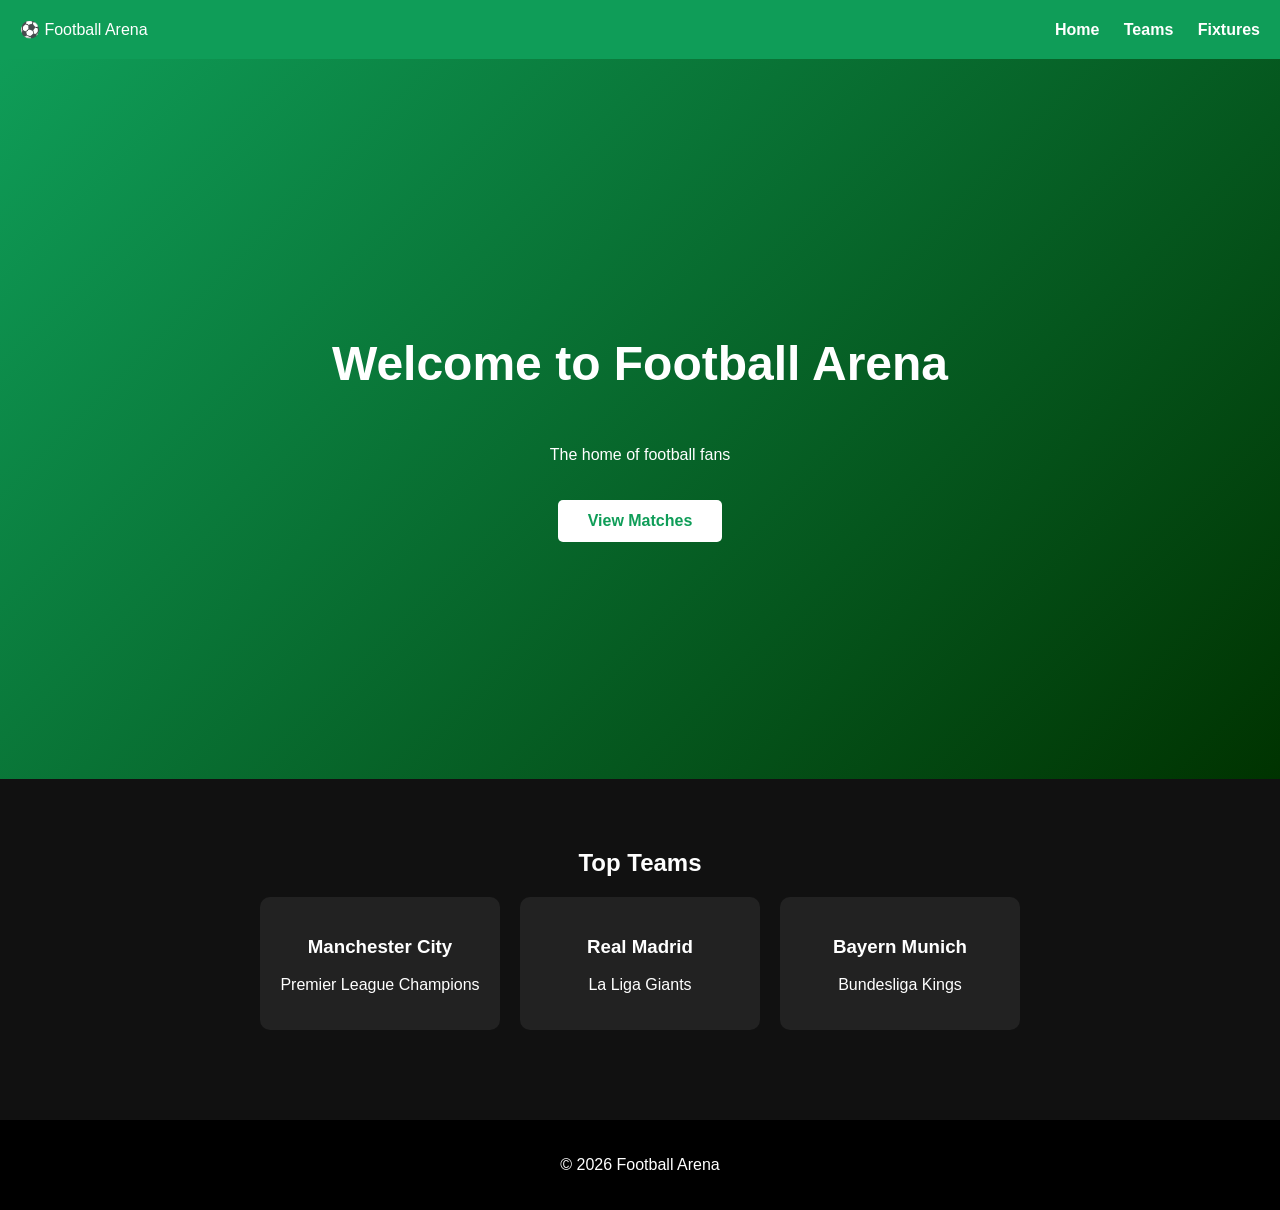
<file: index.html>
<!DOCTYPE html>
<html lang="en">
<head>
<meta charset="UTF-8">
<meta name="viewport" content="width=device-width, initial-scale=1.0">
<title>Football Arena</title>
<meta property="og:title" content="Football Arena">
<meta property="og:description" content="The home of football fans ⚽">
<meta property="og:type" content="website">
<meta property="og:url" content="https://username.github.io/repository-name">
<meta property="og:image" content="https://username.github.io/repository-name/preview.jpg">
<link rel="stylesheet" href="style.css">
</head>

<body>

<header>
<div class="logo">⚽ Football Arena</div>

<nav>
<a href="index.html">Home</a>
<a href="teams.html">Teams</a>
<a href="fixtures.html">Fixtures</a>
</nav>
</header>

<section class="hero">

<h1>Welcome to Football Arena</h1>
<p>The home of football fans</p>

<a class="btn" href="fixtures.html">View Matches</a>

</section>

<section class="section">

<h2>Top Teams</h2>

<div class="cards">

<div class="card">
<h3>Manchester City</h3>
<p>Premier League Champions</p>
</div>

<div class="card">
<h3>Real Madrid</h3>
<p>La Liga Giants</p>
</div>

<div class="card">
<h3>Bayern Munich</h3>
<p>Bundesliga Kings</p>
</div>

</div>

</section>

<footer>

<p>© 2026 Football Arena</p>

</footer>

<script src="script.js"></script>

</body>
</html>
</file>
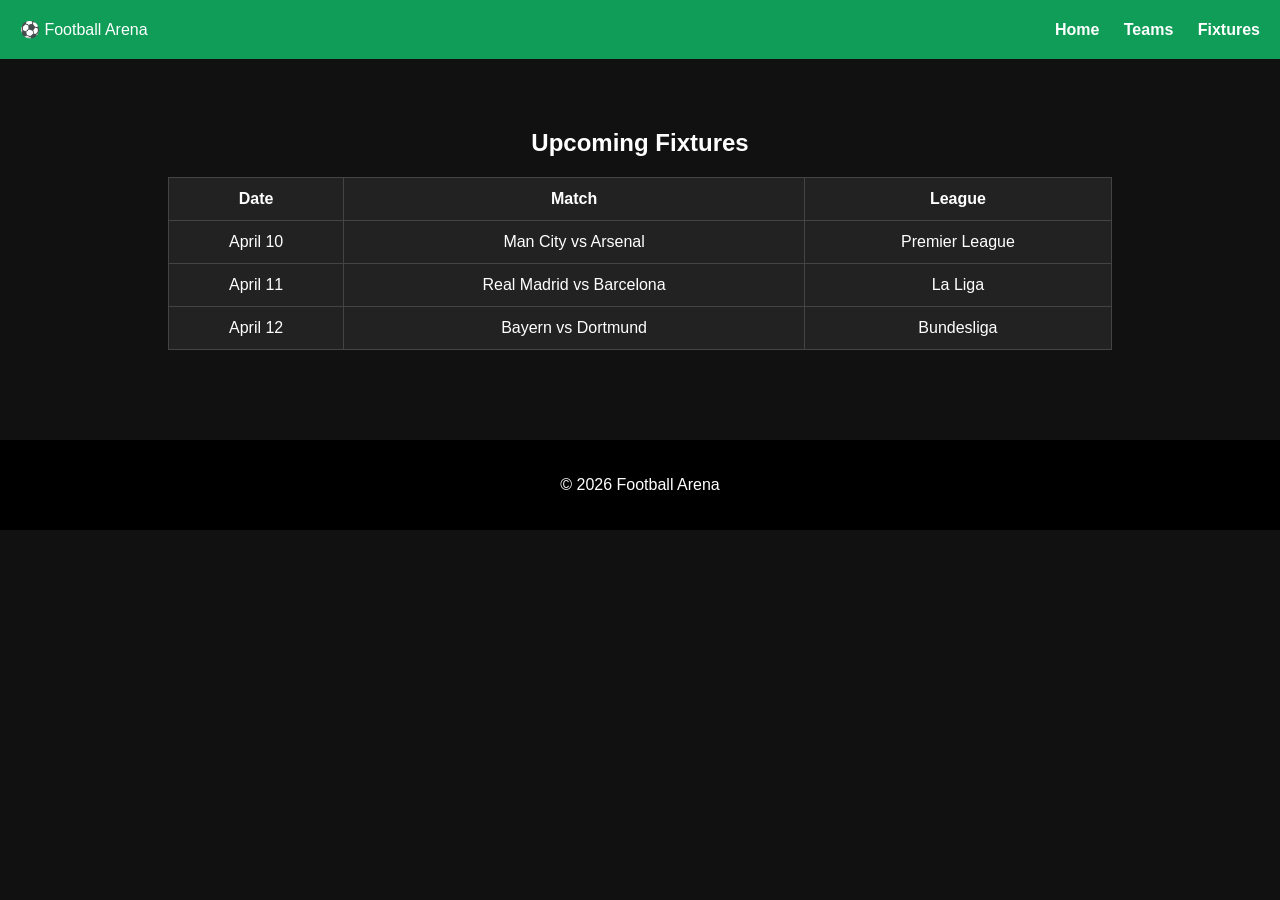
<file: fixtures.html>
<!DOCTYPE html>
<html lang="en">
<head>
<meta charset="UTF-8">
<meta name="viewport" content="width=device-width, initial-scale=1.0">
<title>Fixtures</title>
<link rel="stylesheet" href="style.css">
</head>

<body>

<header>
<div class="logo">⚽ Football Arena</div>

<nav>
<a href="index.html">Home</a>
<a href="teams.html">Teams</a>
<a href="fixtures.html">Fixtures</a>
</nav>
</header>

<section class="section">

<h2>Upcoming Fixtures</h2>

<table>

<tr>
<th>Date</th>
<th>Match</th>
<th>League</th>
</tr>

<tr>
<td>April 10</td>
<td>Man City vs Arsenal</td>
<td>Premier League</td>
</tr>

<tr>
<td>April 11</td>
<td>Real Madrid vs Barcelona</td>
<td>La Liga</td>
</tr>

<tr>
<td>April 12</td>
<td>Bayern vs Dortmund</td>
<td>Bundesliga</td>
</tr>

</table>

</section>

<footer>
<p>© 2026 Football Arena</p>
</footer>

</body>
</html>
</file>
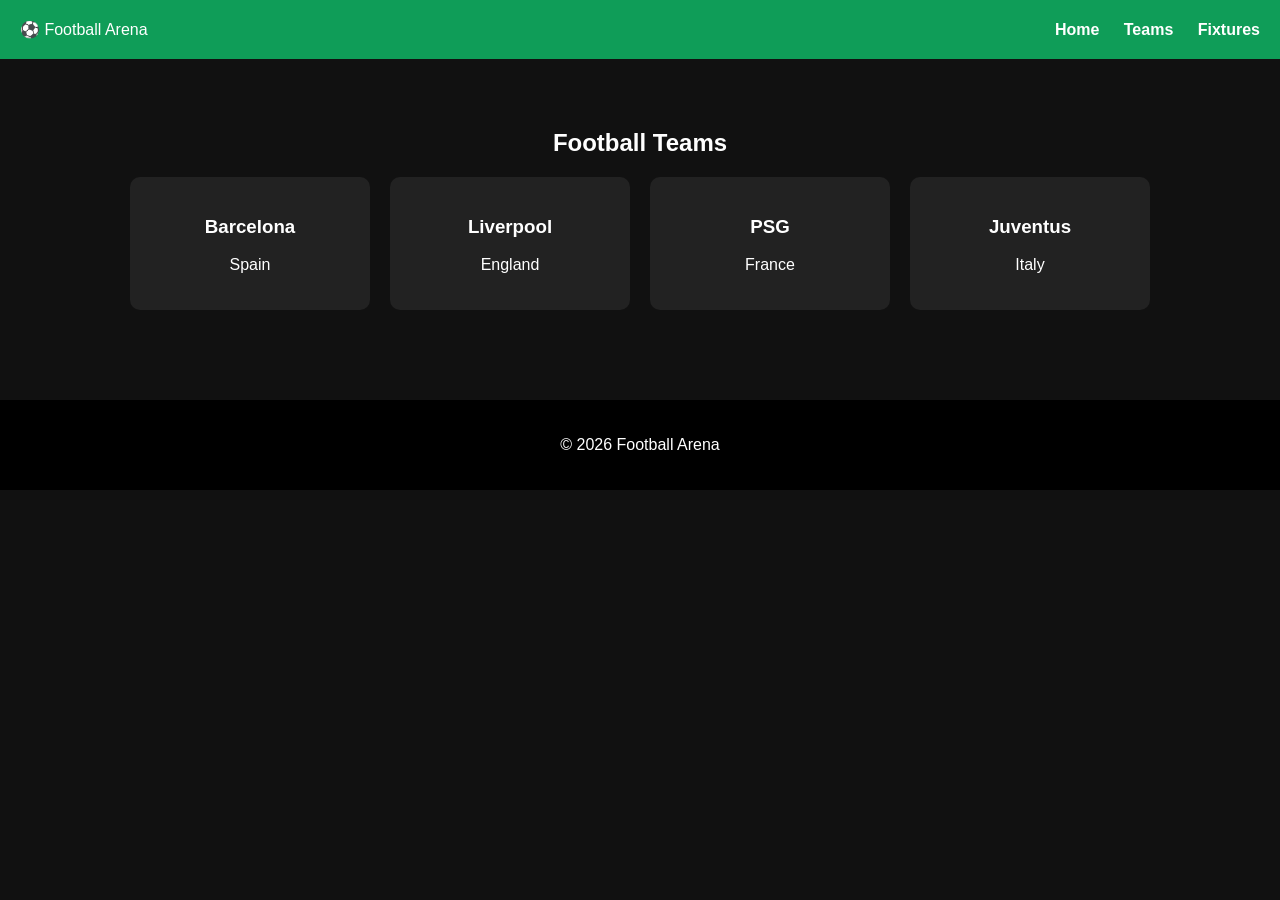
<file: teams.html>
<!DOCTYPE html>
<html lang="en">
<head>
<meta charset="UTF-8">
<meta name="viewport" content="width=device-width, initial-scale=1.0">
<title>Teams</title>
<link rel="stylesheet" href="style.css">
</head>

<body>

<header>
<div class="logo">⚽ Football Arena</div>

<nav>
<a href="index.html">Home</a>
<a href="teams.html">Teams</a>
<a href="fixtures.html">Fixtures</a>
</nav>
</header>

<section class="section">

<h2>Football Teams</h2>

<div class="cards">

<div class="card">
<h3>Barcelona</h3>
<p>Spain</p>
</div>

<div class="card">
<h3>Liverpool</h3>
<p>England</p>
</div>

<div class="card">
<h3>PSG</h3>
<p>France</p>
</div>

<div class="card">
<h3>Juventus</h3>
<p>Italy</p>
</div>

</div>

</section>

<footer>
<p>© 2026 Football Arena</p>
</footer>

</body>
</html>
</file>
<file: style.css>
body{
font-family:Arial, sans-serif;
margin:0;
background:#111;
color:white;
}

header{
display:flex;
justify-content:space-between;
align-items:center;
padding:20px;
background:#0f9d58;
}

nav a{
color:white;
margin-left:20px;
text-decoration:none;
font-weight:bold;
}

.hero{
height:80vh;
display:flex;
flex-direction:column;
justify-content:center;
align-items:center;
text-align:center;
background:linear-gradient(135deg,#0f9d58,#003300);
}

.hero h1{
font-size:48px;
}

.btn{
margin-top:20px;
padding:12px 30px;
background:white;
color:#0f9d58;
text-decoration:none;
border-radius:5px;
font-weight:bold;
}

.section{
padding:50px;
text-align:center;
}

.cards{
display:flex;
flex-wrap:wrap;
justify-content:center;
gap:20px;
}

.card{
background:#222;
padding:20px;
border-radius:10px;
width:200px;
transition:0.3s;
}

.card:hover{
transform:translateY(-10px);
background:#0f9d58;
}

table{
width:80%;
margin:auto;
border-collapse:collapse;
background:#222;
}

th,td{
padding:12px;
border:1px solid #444;
}

footer{
text-align:center;
padding:20px;
background:#000;
margin-top:40px;
}
</file>
